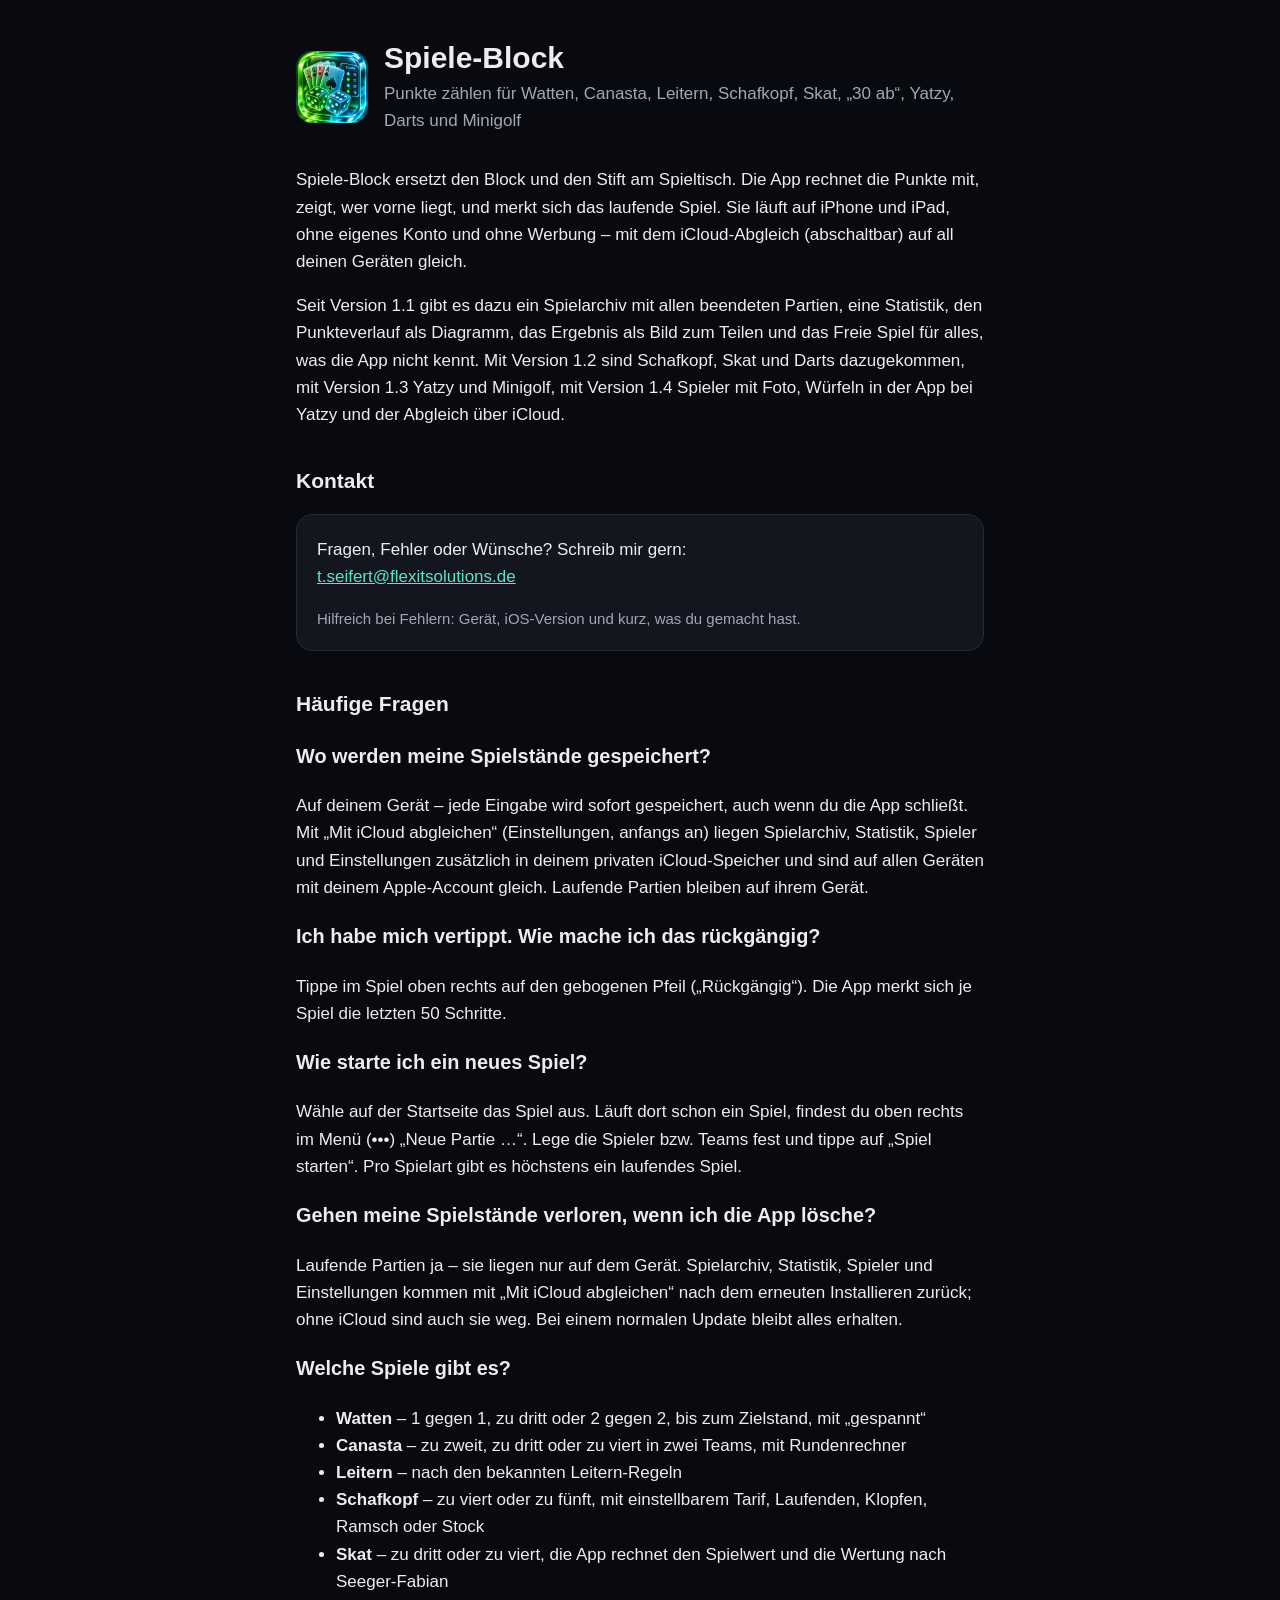
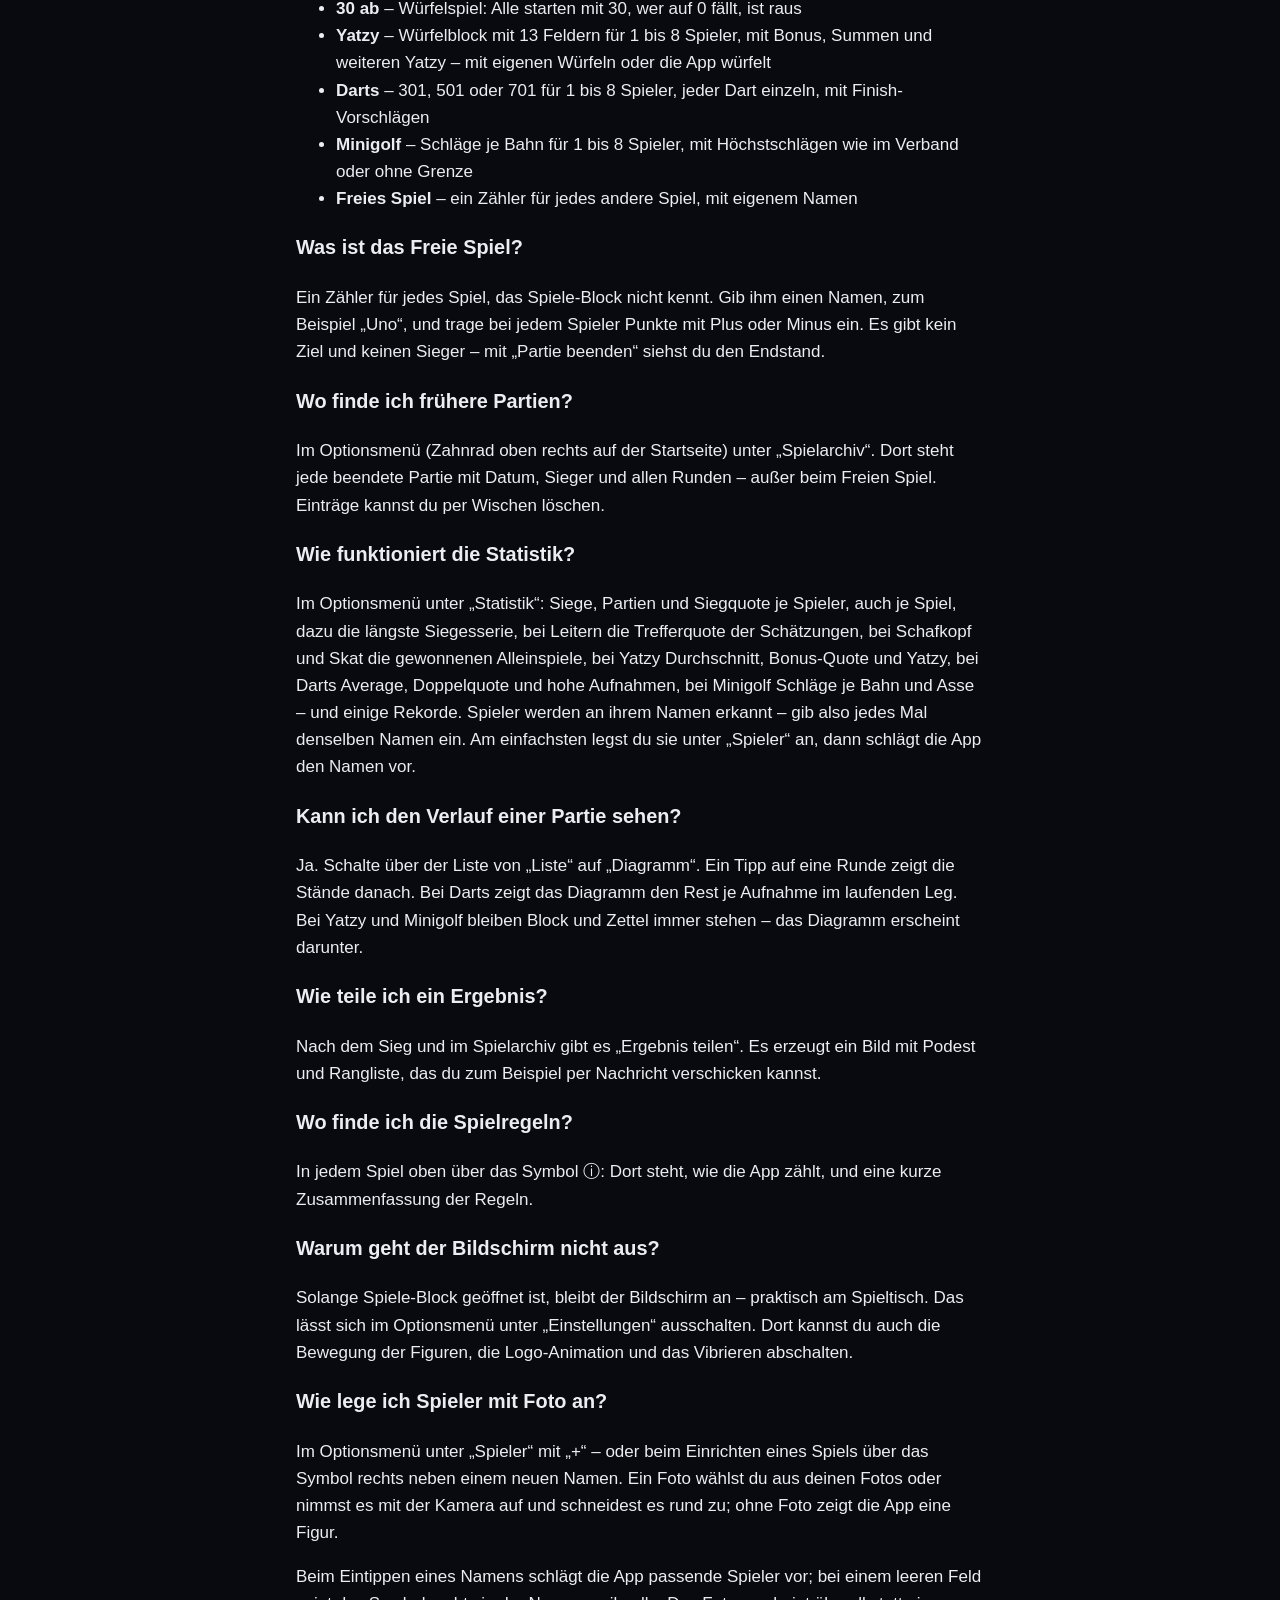
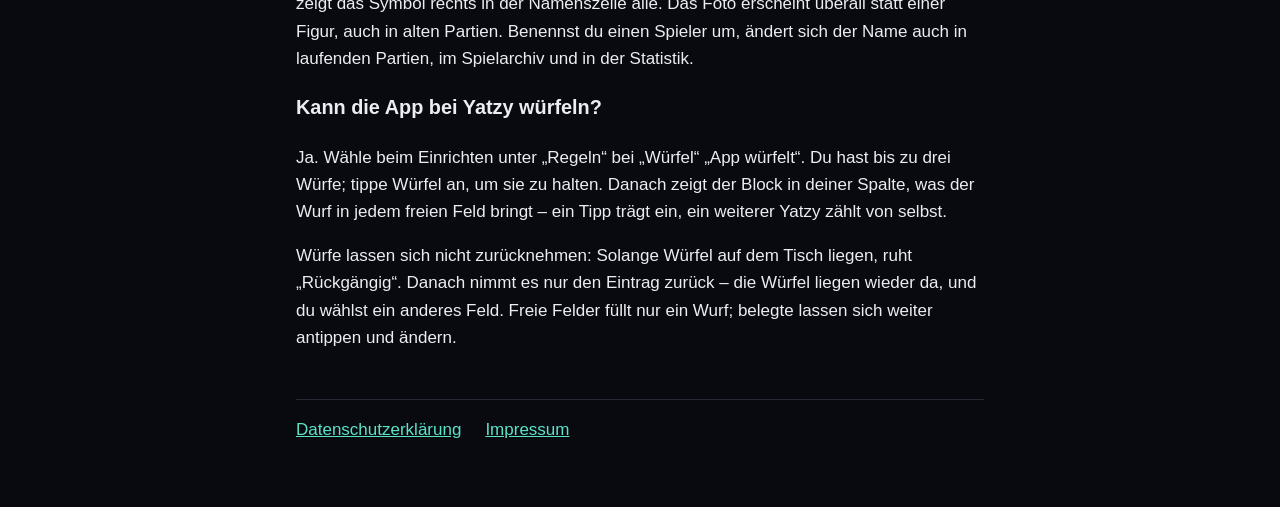
<file: index.html>
<!doctype html>
<html lang="de">
<head>
<meta charset="utf-8">
<meta name="viewport" content="width=device-width, initial-scale=1">
<title>Spiele-Block – Hilfe</title>
<link rel="stylesheet" href="stil.css">
<link rel="icon" href="icon.png">
</head>
<body>
<main>
<header>
  <img src="icon.png" alt="">
  <div>
    <h1>Spiele-Block</h1>
    <p>Punkte zählen für Watten, Canasta, Leitern, Schafkopf, Skat, „30 ab“, Yatzy, Darts und Minigolf</p>
  </div>
</header>

<p>Spiele-Block ersetzt den Block und den Stift am Spieltisch. Die App rechnet die Punkte mit, zeigt, wer vorne liegt, und merkt sich das laufende Spiel. Sie läuft auf iPhone und iPad, ohne eigenes Konto und ohne Werbung – mit dem iCloud-Abgleich (abschaltbar) auf all deinen Geräten gleich.</p>

<p>Seit Version 1.1 gibt es dazu ein Spielarchiv mit allen beendeten Partien, eine Statistik, den Punkteverlauf als Diagramm, das Ergebnis als Bild zum Teilen und das Freie Spiel für alles, was die App nicht kennt. Mit Version 1.2 sind Schafkopf, Skat und Darts dazugekommen, mit Version 1.3 Yatzy und Minigolf, mit Version 1.4 Spieler mit Foto, Würfeln in der App bei Yatzy und der Abgleich über iCloud.</p>

<h2>Kontakt</h2>
<div class="karte">
  <p>Fragen, Fehler oder Wünsche? Schreib mir gern:<br>
  <a href="mailto:t.seifert@flexitsolutions.de?subject=Spiele-Block">t.seifert@flexitsolutions.de</a></p>
  <p class="leise">Hilfreich bei Fehlern: Gerät, iOS-Version und kurz, was du gemacht hast.</p>
</div>

<h2>Häufige Fragen</h2>

<h3>Wo werden meine Spielstände gespeichert?</h3>
<p>Auf deinem Gerät – jede Eingabe wird sofort gespeichert, auch wenn du die App schließt. Mit „Mit iCloud abgleichen“ (Einstellungen, anfangs an) liegen Spielarchiv, Statistik, Spieler und Einstellungen zusätzlich in deinem privaten iCloud-Speicher und sind auf allen Geräten mit deinem Apple-Account gleich. Laufende Partien bleiben auf ihrem Gerät.</p>

<h3>Ich habe mich vertippt. Wie mache ich das rückgängig?</h3>
<p>Tippe im Spiel oben rechts auf den gebogenen Pfeil („Rückgängig“). Die App merkt sich je Spiel die letzten 50 Schritte.</p>

<h3>Wie starte ich ein neues Spiel?</h3>
<p>Wähle auf der Startseite das Spiel aus. Läuft dort schon ein Spiel, findest du oben rechts im Menü (•••) „Neue Partie …“. Lege die Spieler bzw. Teams fest und tippe auf „Spiel starten“. Pro Spielart gibt es höchstens ein laufendes Spiel.</p>

<h3>Gehen meine Spielstände verloren, wenn ich die App lösche?</h3>
<p>Laufende Partien ja – sie liegen nur auf dem Gerät. Spielarchiv, Statistik, Spieler und Einstellungen kommen mit „Mit iCloud abgleichen“ nach dem erneuten Installieren zurück; ohne iCloud sind auch sie weg. Bei einem normalen Update bleibt alles erhalten.</p>

<h3>Welche Spiele gibt es?</h3>
<ul>
  <li><strong>Watten</strong> – 1 gegen 1, zu dritt oder 2 gegen 2, bis zum Zielstand, mit „gespannt“</li>
  <li><strong>Canasta</strong> – zu zweit, zu dritt oder zu viert in zwei Teams, mit Rundenrechner</li>
  <li><strong>Leitern</strong> – nach den bekannten Leitern-Regeln</li>
  <li><strong>Schafkopf</strong> – zu viert oder zu fünft, mit einstellbarem Tarif, Laufenden, Klopfen, Ramsch oder Stock</li>
  <li><strong>Skat</strong> – zu dritt oder zu viert, die App rechnet den Spielwert und die Wertung nach Seeger-Fabian</li>
  <li><strong>30 ab</strong> – Würfelspiel: Alle starten mit 30, wer auf 0 fällt, ist raus</li>
  <li><strong>Yatzy</strong> – Würfelblock mit 13 Feldern für 1 bis 8 Spieler, mit Bonus, Summen und weiteren Yatzy – mit eigenen Würfeln oder die App würfelt</li>
  <li><strong>Darts</strong> – 301, 501 oder 701 für 1 bis 8 Spieler, jeder Dart einzeln, mit Finish-Vorschlägen</li>
  <li><strong>Minigolf</strong> – Schläge je Bahn für 1 bis 8 Spieler, mit Höchstschlägen wie im Verband oder ohne Grenze</li>
  <li><strong>Freies Spiel</strong> – ein Zähler für jedes andere Spiel, mit eigenem Namen</li>
</ul>

<h3>Was ist das Freie Spiel?</h3>
<p>Ein Zähler für jedes Spiel, das Spiele-Block nicht kennt. Gib ihm einen Namen, zum Beispiel „Uno“, und trage bei jedem Spieler Punkte mit Plus oder Minus ein. Es gibt kein Ziel und keinen Sieger – mit „Partie beenden“ siehst du den Endstand.</p>

<h3>Wo finde ich frühere Partien?</h3>
<p>Im Optionsmenü (Zahnrad oben rechts auf der Startseite) unter „Spielarchiv“. Dort steht jede beendete Partie mit Datum, Sieger und allen Runden – außer beim Freien Spiel. Einträge kannst du per Wischen löschen.</p>

<h3>Wie funktioniert die Statistik?</h3>
<p>Im Optionsmenü unter „Statistik“: Siege, Partien und Siegquote je Spieler, auch je Spiel, dazu die längste Siegesserie, bei Leitern die Trefferquote der Schätzungen, bei Schafkopf und Skat die gewonnenen Alleinspiele, bei Yatzy Durchschnitt, Bonus-Quote und Yatzy, bei Darts Average, Doppelquote und hohe Aufnahmen, bei Minigolf Schläge je Bahn und Asse – und einige Rekorde. Spieler werden an ihrem Namen erkannt – gib also jedes Mal denselben Namen ein. Am einfachsten legst du sie unter „Spieler“ an, dann schlägt die App den Namen vor.</p>

<h3>Kann ich den Verlauf einer Partie sehen?</h3>
<p>Ja. Schalte über der Liste von „Liste“ auf „Diagramm“. Ein Tipp auf eine Runde zeigt die Stände danach. Bei Darts zeigt das Diagramm den Rest je Aufnahme im laufenden Leg. Bei Yatzy und Minigolf bleiben Block und Zettel immer stehen – das Diagramm erscheint darunter.</p>

<h3>Wie teile ich ein Ergebnis?</h3>
<p>Nach dem Sieg und im Spielarchiv gibt es „Ergebnis teilen“. Es erzeugt ein Bild mit Podest und Rangliste, das du zum Beispiel per Nachricht verschicken kannst.</p>

<h3>Wo finde ich die Spielregeln?</h3>
<p>In jedem Spiel oben über das Symbol ⓘ: Dort steht, wie die App zählt, und eine kurze Zusammenfassung der Regeln.</p>

<h3>Warum geht der Bildschirm nicht aus?</h3>
<p>Solange Spiele-Block geöffnet ist, bleibt der Bildschirm an – praktisch am Spieltisch. Das lässt sich im Optionsmenü unter „Einstellungen“ ausschalten. Dort kannst du auch die Bewegung der Figuren, die Logo-Animation und das Vibrieren abschalten.</p>

<h3>Wie lege ich Spieler mit Foto an?</h3>
<p>Im Optionsmenü unter „Spieler“ mit „+“ – oder beim Einrichten eines Spiels über das Symbol rechts neben einem neuen Namen. Ein Foto wählst du aus deinen Fotos oder nimmst es mit der Kamera auf und schneidest es rund zu; ohne Foto zeigt die App eine Figur.</p>
<p>Beim Eintippen eines Namens schlägt die App passende Spieler vor; bei einem leeren Feld zeigt das Symbol rechts in der Namenszeile alle. Das Foto erscheint überall statt einer Figur, auch in alten Partien. Benennst du einen Spieler um, ändert sich der Name auch in laufenden Partien, im Spielarchiv und in der Statistik.</p>

<h3>Kann die App bei Yatzy würfeln?</h3>
<p>Ja. Wähle beim Einrichten unter „Regeln“ bei „Würfel“ „App würfelt“. Du hast bis zu drei Würfe; tippe Würfel an, um sie zu halten. Danach zeigt der Block in deiner Spalte, was der Wurf in jedem freien Feld bringt – ein Tipp trägt ein, ein weiterer Yatzy zählt von selbst.</p>
<p>Würfe lassen sich nicht zurücknehmen: Solange Würfel auf dem Tisch liegen, ruht „Rückgängig“. Danach nimmt es nur den Eintrag zurück – die Würfel liegen wieder da, und du wählst ein anderes Feld. Freie Felder füllt nur ein Wurf; belegte lassen sich weiter antippen und ändern.</p>

<nav>
  <a href="datenschutz.html">Datenschutzerklärung</a>
  <a href="impressum.html">Impressum</a>
</nav>
</main>
</body>
</html>
</file>
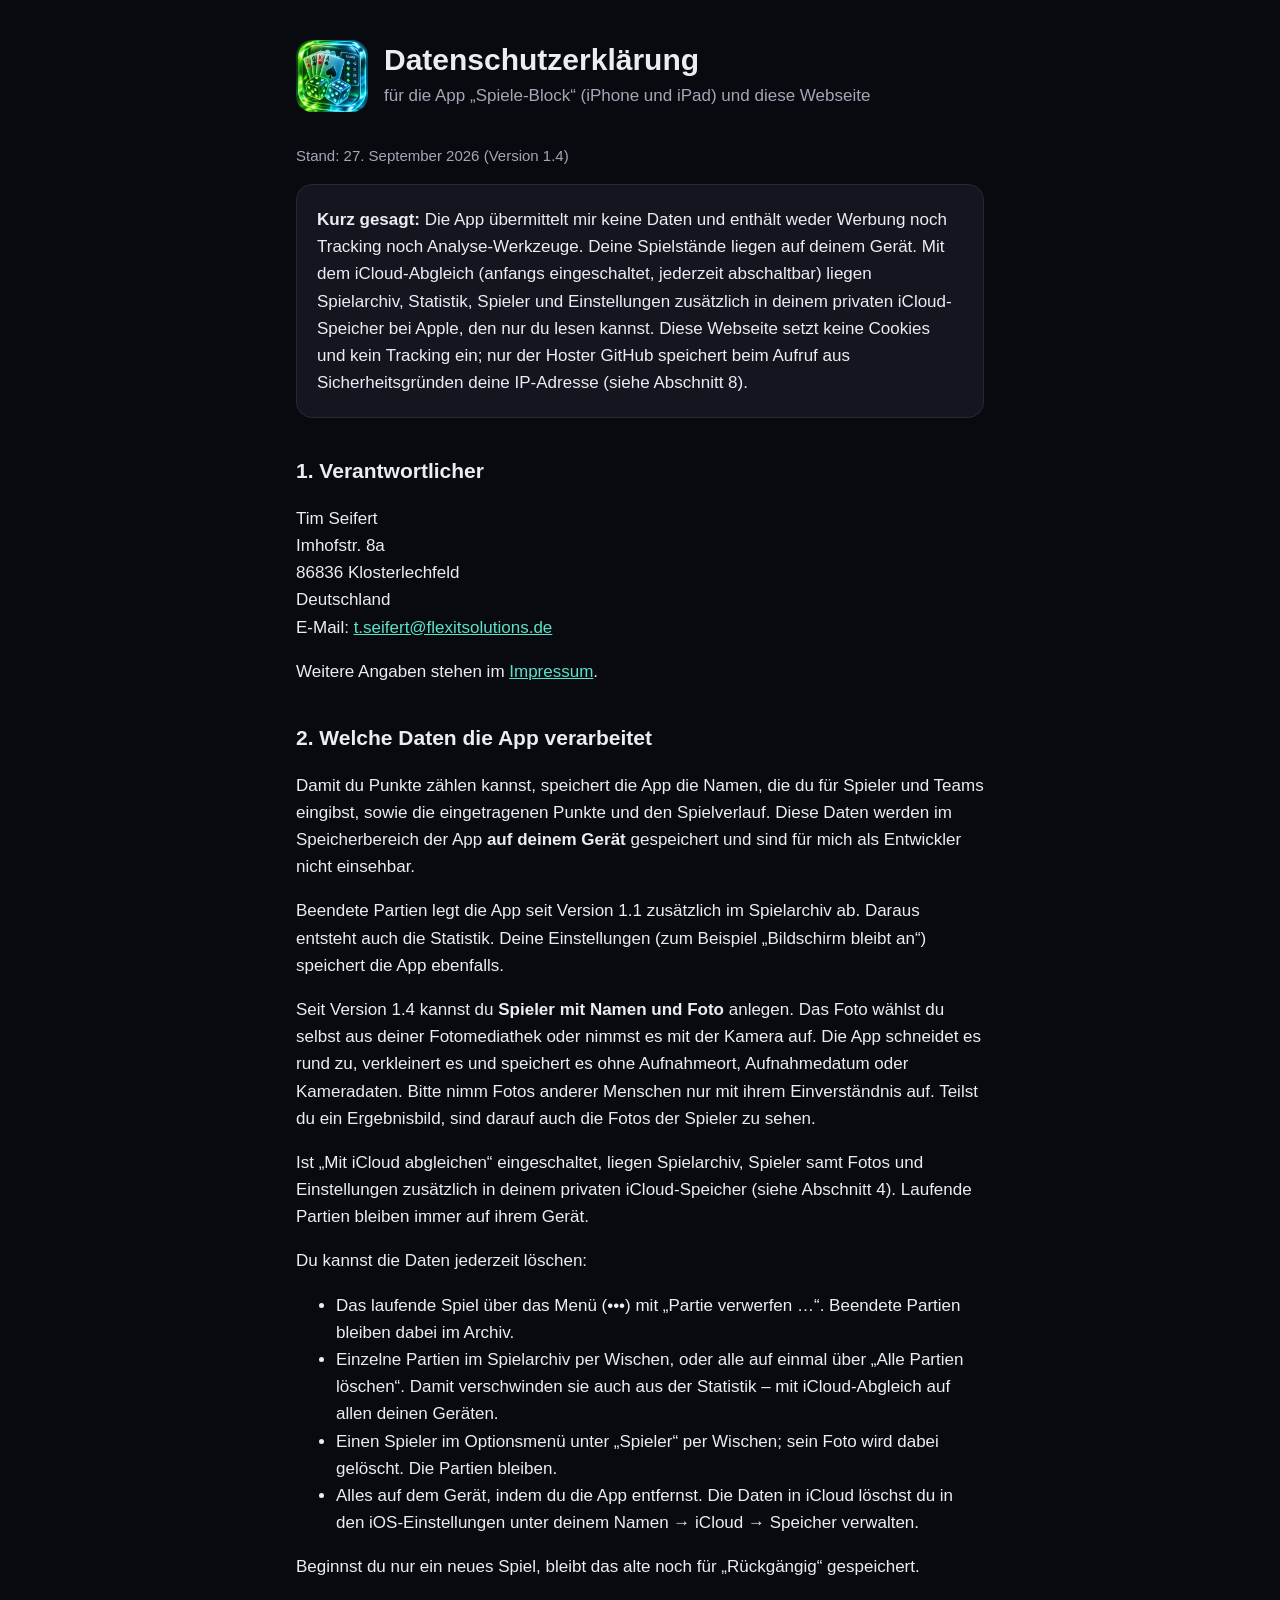
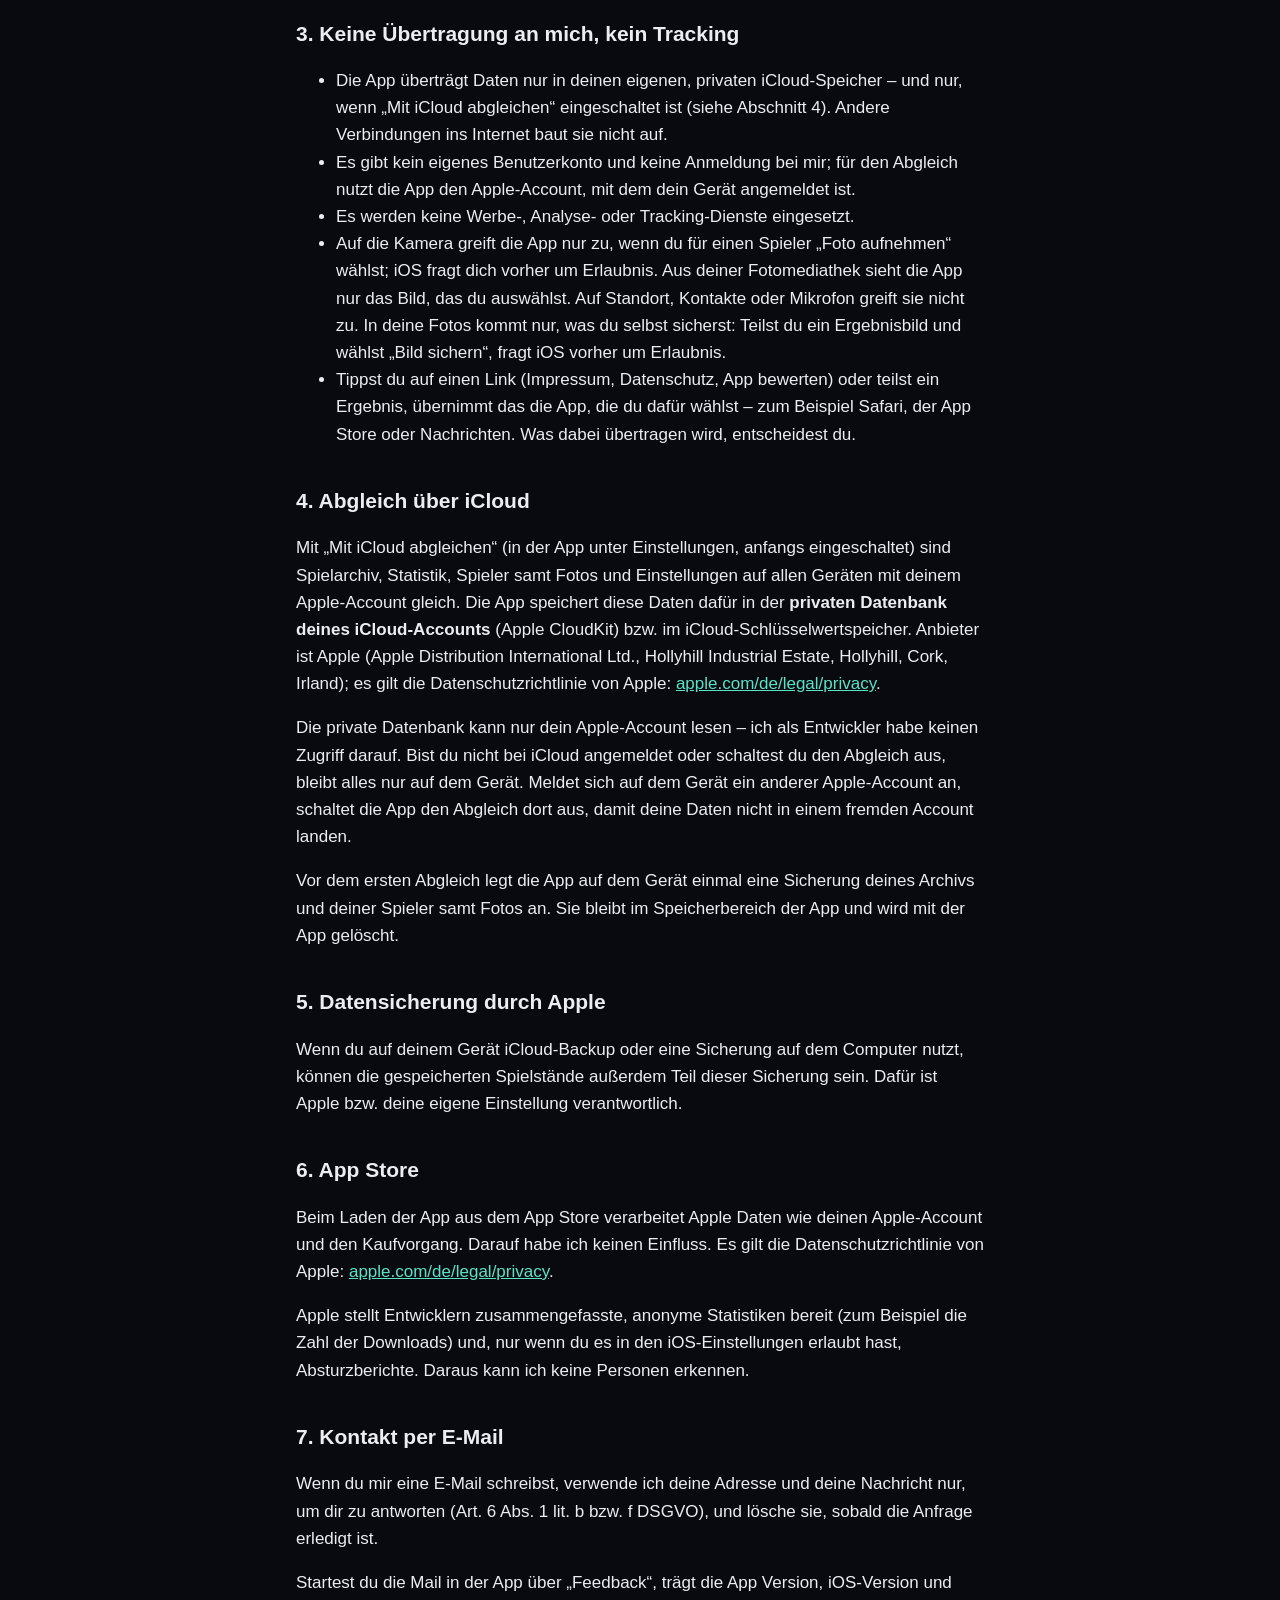
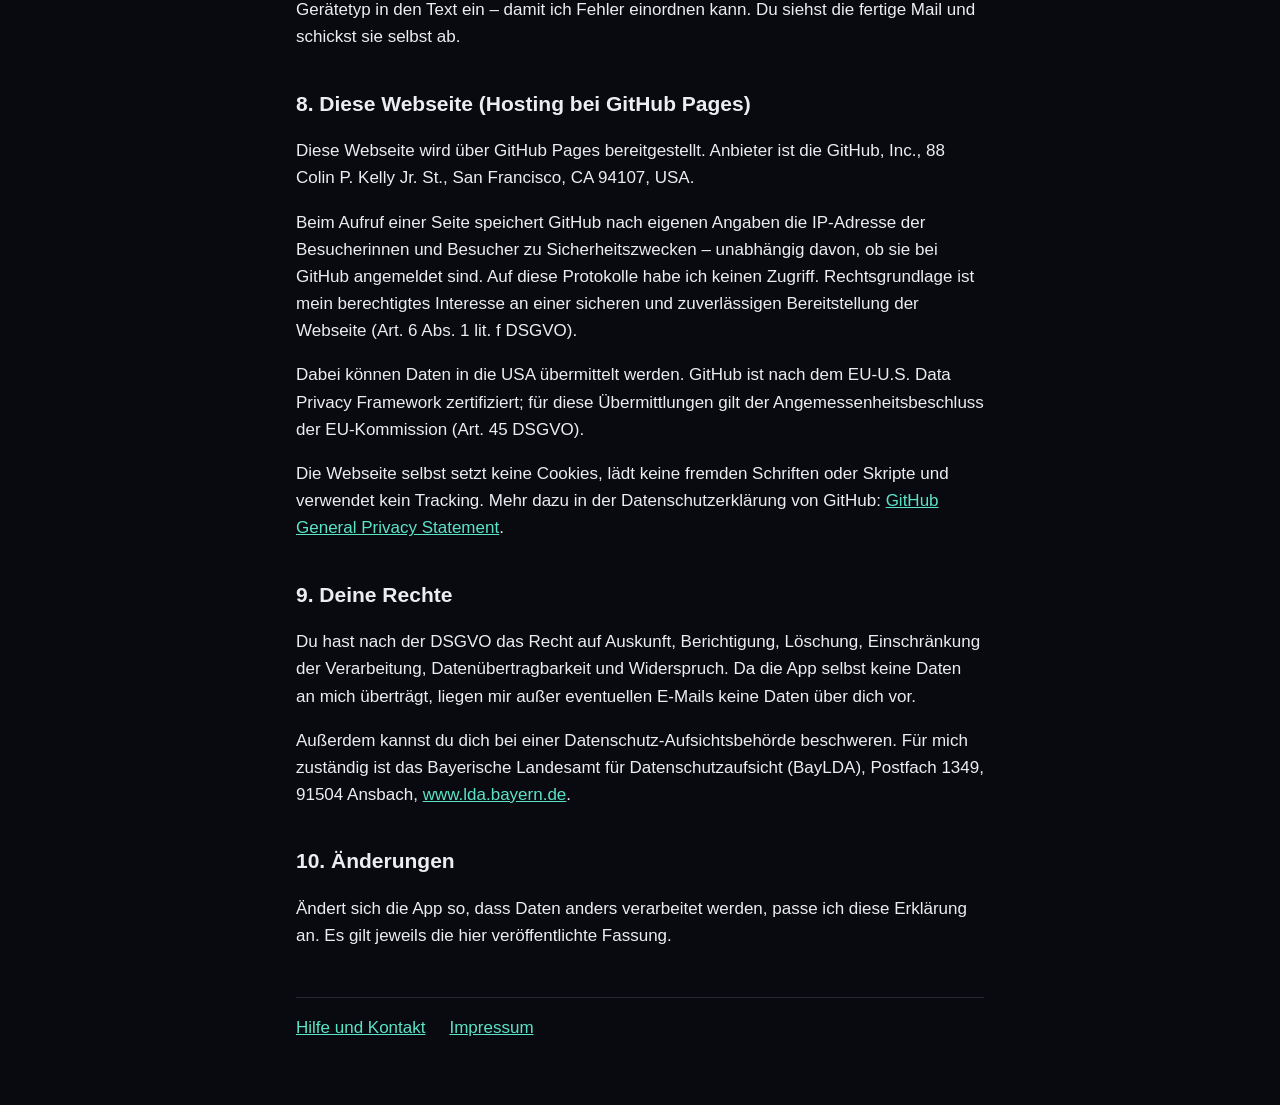
<file: datenschutz.html>
<!doctype html>
<html lang="de">
<head>
<meta charset="utf-8">
<meta name="viewport" content="width=device-width, initial-scale=1">
<title>Spiele-Block – Datenschutz</title>
<link rel="stylesheet" href="stil.css">
<link rel="icon" href="icon.png">
</head>
<body>
<main>
<header>
  <img src="icon.png" alt="">
  <div>
    <h1>Datenschutzerklärung</h1>
    <p>für die App „Spiele-Block“ (iPhone und iPad) und diese Webseite</p>
  </div>
</header>

<p class="leise">Stand: 27. September 2026 (Version 1.4)</p>

<div class="karte">
  <p><strong>Kurz gesagt:</strong> Die App übermittelt mir keine Daten und enthält weder Werbung noch Tracking noch Analyse-Werkzeuge. Deine Spielstände liegen auf deinem Gerät. Mit dem iCloud-Abgleich (anfangs eingeschaltet, jederzeit abschaltbar) liegen Spielarchiv, Statistik, Spieler und Einstellungen zusätzlich in deinem privaten iCloud-Speicher bei Apple, den nur du lesen kannst. Diese Webseite setzt keine Cookies und kein Tracking ein; nur der Hoster GitHub speichert beim Aufruf aus Sicherheitsgründen deine IP-Adresse (siehe Abschnitt 8).</p>
</div>

<h2>1. Verantwortlicher</h2>
<p>Tim Seifert<br>
Imhofstr. 8a<br>
86836 Klosterlechfeld<br>
Deutschland<br>
E-Mail: <a href="mailto:t.seifert@flexitsolutions.de">t.seifert@flexitsolutions.de</a></p>
<p>Weitere Angaben stehen im <a href="impressum.html">Impressum</a>.</p>

<h2>2. Welche Daten die App verarbeitet</h2>
<p>Damit du Punkte zählen kannst, speichert die App die Namen, die du für Spieler und Teams eingibst, sowie die eingetragenen Punkte und den Spielverlauf. Diese Daten werden im Speicherbereich der App <strong>auf deinem Gerät</strong> gespeichert und sind für mich als Entwickler nicht einsehbar.</p>
<p>Beendete Partien legt die App seit Version 1.1 zusätzlich im Spielarchiv ab. Daraus entsteht auch die Statistik. Deine Einstellungen (zum Beispiel „Bildschirm bleibt an“) speichert die App ebenfalls.</p>
<p>Seit Version 1.4 kannst du <strong>Spieler mit Namen und Foto</strong> anlegen. Das Foto wählst du selbst aus deiner Fotomediathek oder nimmst es mit der Kamera auf. Die App schneidet es rund zu, verkleinert es und speichert es ohne Aufnahmeort, Aufnahmedatum oder Kameradaten. Bitte nimm Fotos anderer Menschen nur mit ihrem Einverständnis auf. Teilst du ein Ergebnisbild, sind darauf auch die Fotos der Spieler zu sehen.</p>
<p>Ist „Mit iCloud abgleichen“ eingeschaltet, liegen Spielarchiv, Spieler samt Fotos und Einstellungen zusätzlich in deinem privaten iCloud-Speicher (siehe Abschnitt 4). Laufende Partien bleiben immer auf ihrem Gerät.</p>
<p>Du kannst die Daten jederzeit löschen:</p>
<ul>
  <li>Das laufende Spiel über das Menü (•••) mit „Partie verwerfen …“. Beendete Partien bleiben dabei im Archiv.</li>
  <li>Einzelne Partien im Spielarchiv per Wischen, oder alle auf einmal über „Alle Partien löschen“. Damit verschwinden sie auch aus der Statistik – mit iCloud-Abgleich auf allen deinen Geräten.</li>
  <li>Einen Spieler im Optionsmenü unter „Spieler“ per Wischen; sein Foto wird dabei gelöscht. Die Partien bleiben.</li>
  <li>Alles auf dem Gerät, indem du die App entfernst. Die Daten in iCloud löschst du in den iOS-Einstellungen unter deinem Namen → iCloud → Speicher verwalten.</li>
</ul>
<p>Beginnst du nur ein neues Spiel, bleibt das alte noch für „Rückgängig“ gespeichert.</p>

<h2>3. Keine Übertragung an mich, kein Tracking</h2>
<ul>
  <li>Die App überträgt Daten nur in deinen eigenen, privaten iCloud-Speicher – und nur, wenn „Mit iCloud abgleichen“ eingeschaltet ist (siehe Abschnitt 4). Andere Verbindungen ins Internet baut sie nicht auf.</li>
  <li>Es gibt kein eigenes Benutzerkonto und keine Anmeldung bei mir; für den Abgleich nutzt die App den Apple-Account, mit dem dein Gerät angemeldet ist.</li>
  <li>Es werden keine Werbe-, Analyse- oder Tracking-Dienste eingesetzt.</li>
  <li>Auf die Kamera greift die App nur zu, wenn du für einen Spieler „Foto aufnehmen“ wählst; iOS fragt dich vorher um Erlaubnis. Aus deiner Fotomediathek sieht die App nur das Bild, das du auswählst. Auf Standort, Kontakte oder Mikrofon greift sie nicht zu. In deine Fotos kommt nur, was du selbst sicherst: Teilst du ein Ergebnisbild und wählst „Bild sichern“, fragt iOS vorher um Erlaubnis.</li>
  <li>Tippst du auf einen Link (Impressum, Datenschutz, App bewerten) oder teilst ein Ergebnis, übernimmt das die App, die du dafür wählst – zum Beispiel Safari, der App Store oder Nachrichten. Was dabei übertragen wird, entscheidest du.</li>
</ul>

<h2>4. Abgleich über iCloud</h2>
<p>Mit „Mit iCloud abgleichen“ (in der App unter Einstellungen, anfangs eingeschaltet) sind Spielarchiv, Statistik, Spieler samt Fotos und Einstellungen auf allen Geräten mit deinem Apple-Account gleich. Die App speichert diese Daten dafür in der <strong>privaten Datenbank deines iCloud-Accounts</strong> (Apple CloudKit) bzw. im iCloud-Schlüsselwertspeicher. Anbieter ist Apple (Apple Distribution International Ltd., Hollyhill Industrial Estate, Hollyhill, Cork, Irland); es gilt die Datenschutzrichtlinie von Apple: <a href="https://www.apple.com/de/legal/privacy/">apple.com/de/legal/privacy</a>.</p>
<p>Die private Datenbank kann nur dein Apple-Account lesen – ich als Entwickler habe keinen Zugriff darauf. Bist du nicht bei iCloud angemeldet oder schaltest du den Abgleich aus, bleibt alles nur auf dem Gerät. Meldet sich auf dem Gerät ein anderer Apple-Account an, schaltet die App den Abgleich dort aus, damit deine Daten nicht in einem fremden Account landen.</p>
<p>Vor dem ersten Abgleich legt die App auf dem Gerät einmal eine Sicherung deines Archivs und deiner Spieler samt Fotos an. Sie bleibt im Speicherbereich der App und wird mit der App gelöscht.</p>

<h2>5. Datensicherung durch Apple</h2>
<p>Wenn du auf deinem Gerät iCloud-Backup oder eine Sicherung auf dem Computer nutzt, können die gespeicherten Spielstände außerdem Teil dieser Sicherung sein. Dafür ist Apple bzw. deine eigene Einstellung verantwortlich.</p>

<h2>6. App Store</h2>
<p>Beim Laden der App aus dem App Store verarbeitet Apple Daten wie deinen Apple-Account und den Kaufvorgang. Darauf habe ich keinen Einfluss. Es gilt die Datenschutzrichtlinie von Apple: <a href="https://www.apple.com/de/legal/privacy/">apple.com/de/legal/privacy</a>.</p>
<p>Apple stellt Entwicklern zusammengefasste, anonyme Statistiken bereit (zum Beispiel die Zahl der Downloads) und, nur wenn du es in den iOS-Einstellungen erlaubt hast, Absturzberichte. Daraus kann ich keine Personen erkennen.</p>

<h2>7. Kontakt per E-Mail</h2>
<p>Wenn du mir eine E-Mail schreibst, verwende ich deine Adresse und deine Nachricht nur, um dir zu antworten (Art. 6 Abs. 1 lit. b bzw. f DSGVO), und lösche sie, sobald die Anfrage erledigt ist.</p>
<p>Startest du die Mail in der App über „Feedback“, trägt die App Version, iOS-Version und Gerätetyp in den Text ein – damit ich Fehler einordnen kann. Du siehst die fertige Mail und schickst sie selbst ab.</p>

<h2>8. Diese Webseite (Hosting bei GitHub Pages)</h2>
<p>Diese Webseite wird über GitHub Pages bereitgestellt. Anbieter ist die GitHub, Inc., 88 Colin P. Kelly Jr. St., San Francisco, CA 94107, USA.</p>
<p>Beim Aufruf einer Seite speichert GitHub nach eigenen Angaben die IP-Adresse der Besucherinnen und Besucher zu Sicherheitszwecken – unabhängig davon, ob sie bei GitHub angemeldet sind. Auf diese Protokolle habe ich keinen Zugriff. Rechtsgrundlage ist mein berechtigtes Interesse an einer sicheren und zuverlässigen Bereitstellung der Webseite (Art. 6 Abs. 1 lit. f DSGVO).</p>
<p>Dabei können Daten in die USA übermittelt werden. GitHub ist nach dem EU-U.S. Data Privacy Framework zertifiziert; für diese Übermittlungen gilt der Angemessenheitsbeschluss der EU-Kommission (Art. 45 DSGVO).</p>
<p>Die Webseite selbst setzt keine Cookies, lädt keine fremden Schriften oder Skripte und verwendet kein Tracking. Mehr dazu in der Datenschutzerklärung von GitHub: <a href="https://docs.github.com/de/site-policy/privacy-policies/github-general-privacy-statement">GitHub General Privacy Statement</a>.</p>

<h2>9. Deine Rechte</h2>
<p>Du hast nach der DSGVO das Recht auf Auskunft, Berichtigung, Löschung, Einschränkung der Verarbeitung, Datenübertragbarkeit und Widerspruch. Da die App selbst keine Daten an mich überträgt, liegen mir außer eventuellen E-Mails keine Daten über dich vor.</p>
<p>Außerdem kannst du dich bei einer Datenschutz-Aufsichtsbehörde beschweren. Für mich zuständig ist das Bayerische Landesamt für Datenschutzaufsicht (BayLDA), Postfach 1349, 91504 Ansbach, <a href="https://www.lda.bayern.de">www.lda.bayern.de</a>.</p>

<h2>10. Änderungen</h2>
<p>Ändert sich die App so, dass Daten anders verarbeitet werden, passe ich diese Erklärung an. Es gilt jeweils die hier veröffentlichte Fassung.</p>

<nav>
  <a href="index.html">Hilfe und Kontakt</a>
  <a href="impressum.html">Impressum</a>
</nav>
</main>
</body>
</html>
</file>
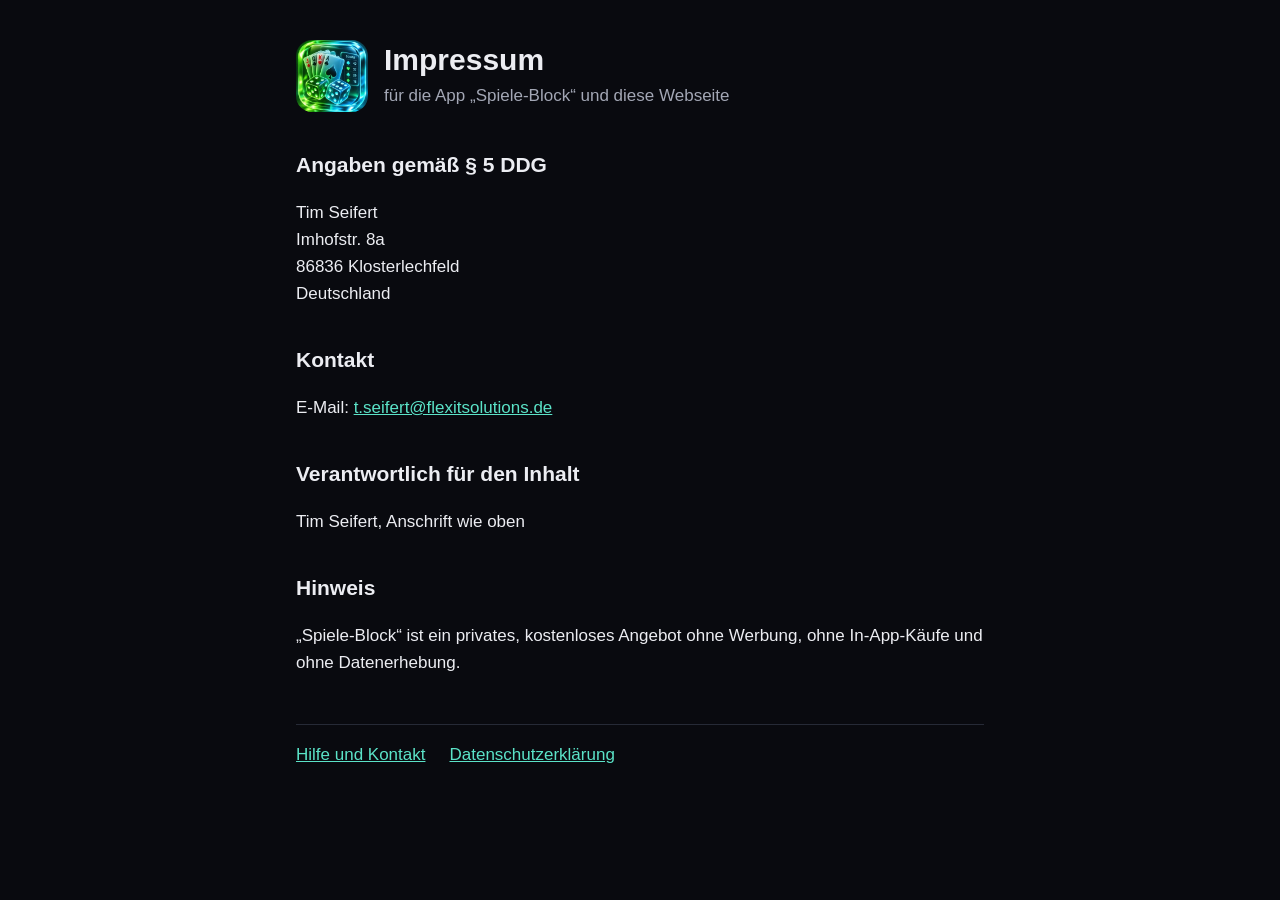
<file: impressum.html>
<!doctype html>
<html lang="de">
<head>
<meta charset="utf-8">
<meta name="viewport" content="width=device-width, initial-scale=1">
<title>Spiele-Block – Impressum</title>
<link rel="stylesheet" href="stil.css">
<link rel="icon" href="icon.png">
</head>
<body>
<main>
<header>
  <img src="icon.png" alt="">
  <div>
    <h1>Impressum</h1>
    <p>für die App „Spiele-Block“ und diese Webseite</p>
  </div>
</header>

<h2>Angaben gemäß § 5 DDG</h2>
<p>Tim Seifert<br>
Imhofstr. 8a<br>
86836 Klosterlechfeld<br>
Deutschland</p>

<h2>Kontakt</h2>
<p>E-Mail: <a href="mailto:t.seifert@flexitsolutions.de">t.seifert@flexitsolutions.de</a></p>

<h2>Verantwortlich für den Inhalt</h2>
<p>Tim Seifert, Anschrift wie oben</p>

<h2>Hinweis</h2>
<p>„Spiele-Block“ ist ein privates, kostenloses Angebot ohne Werbung, ohne In-App-Käufe und ohne Datenerhebung.</p>

<nav>
  <a href="index.html">Hilfe und Kontakt</a>
  <a href="datenschutz.html">Datenschutzerklärung</a>
</nav>
</main>
</body>
</html>
</file>
<file: stil.css>
:root { --bg: #090A0F; --karte: #14161F; --text: #ECEDF2; --leise: #A3A7B5; --akzent: #5BE3C8; --linie: #262A36; }
* { box-sizing: border-box; }
body { margin: 0; background: var(--bg); color: var(--text); font: 17px/1.6 -apple-system, BlinkMacSystemFont, "SF Pro Rounded", "Helvetica Neue", Arial, sans-serif; }
main { max-width: 720px; margin: 0 auto; padding: 40px 16px 64px; }
header { display: flex; align-items: center; gap: 16px; margin-bottom: 32px; }
header img { width: 72px; height: 72px; border-radius: 16px; }
h1 { font-size: 30px; margin: 0; line-height: 1.2; }
header p { margin: 4px 0 0; color: var(--leise); }
h2 { font-size: 21px; margin: 36px 0 8px; }
p, li { color: var(--text); }
.leise { color: var(--leise); font-size: 15px; }
a { color: var(--akzent); }
.karte { background: var(--karte); border: 1px solid var(--linie); border-radius: 16px; padding: 4px 20px; margin: 16px 0; }
nav { margin-top: 48px; padding-top: 16px; border-top: 1px solid var(--linie); display: flex; gap: 24px; flex-wrap: wrap; }
</file>
